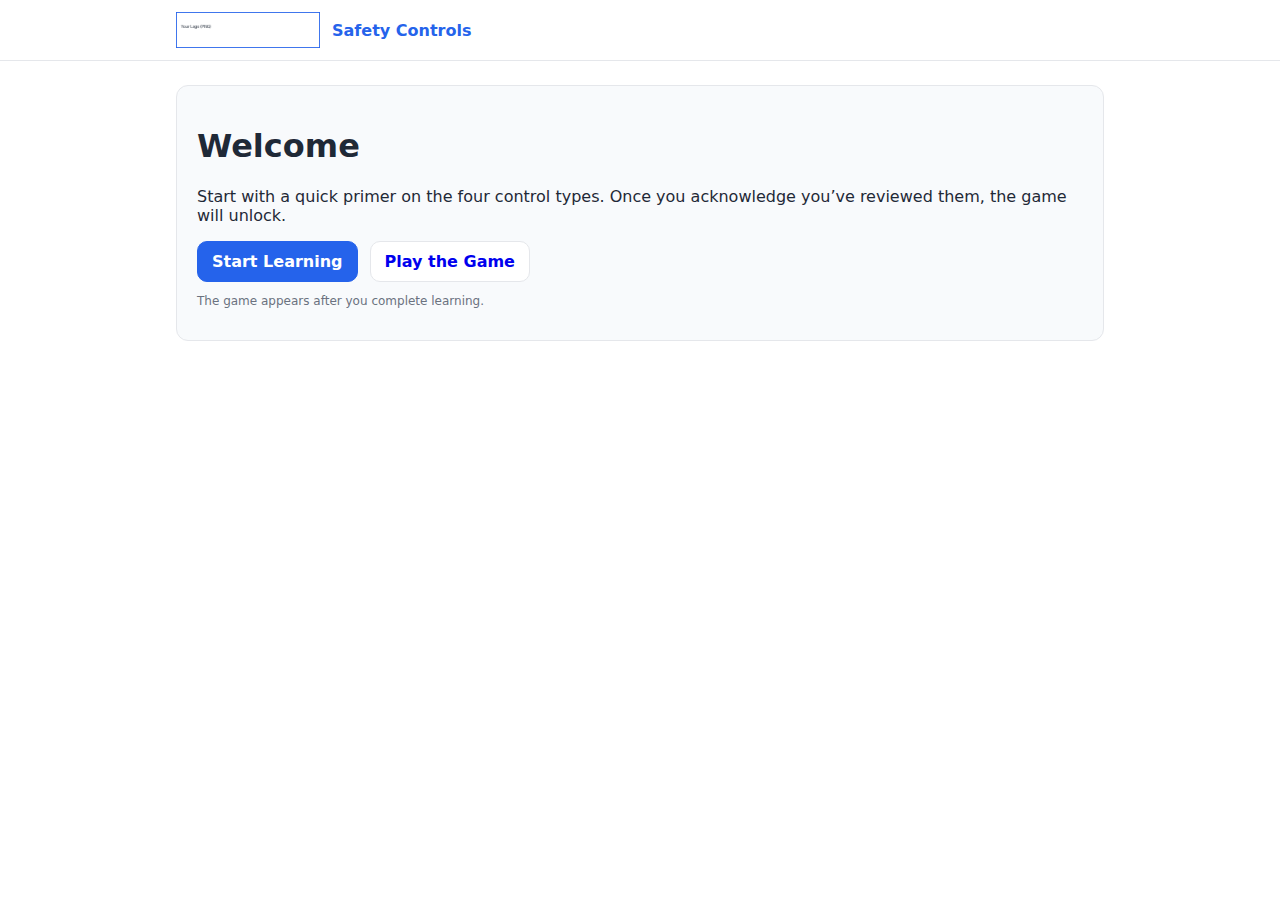
<file: index.html>
<!DOCTYPE html>
<html lang="en">
<head>
  <meta charset="utf-8" />
  <meta name="viewport" content="width=device-width, initial-scale=1" />
  <title>Safety Controls — Home</title>
  <link rel="stylesheet" href="./home.css" />
  <script>
    document.addEventListener('DOMContentLoaded', function(){
      const play = document.getElementById('playBtn');
      const note = document.getElementById('gateNote');
      const done = !!localStorage.getItem('learningCompleted');
      play.hidden = !done;
      note.hidden = done;
    });
  </script>
</head>
<body>
  <header class="header">
    <div class="header__inner">
      <img src="./assets/images/logo.png" alt="Logo" class="logo" onerror="this.style.display='none'">
      <div class="brand">Safety Controls</div>
    </div>
  </header>

  <main class="main">
    <div class="card">
      <h1>Welcome</h1>
      <p>Start with a quick primer on the four control types. Once you acknowledge you’ve reviewed them, the game will unlock.</p>
      <div class="stack">
        <a class="btn primary" href="./learn/index.html">Start Learning</a>
        <a id="playBtn" class="btn" href="./game/index.html" hidden>Play the Game</a>
      </div>
      <p id="gateNote" class="small">The game appears after you complete learning.</p>
    </div>
  </main>
</body>
</html>
</file>
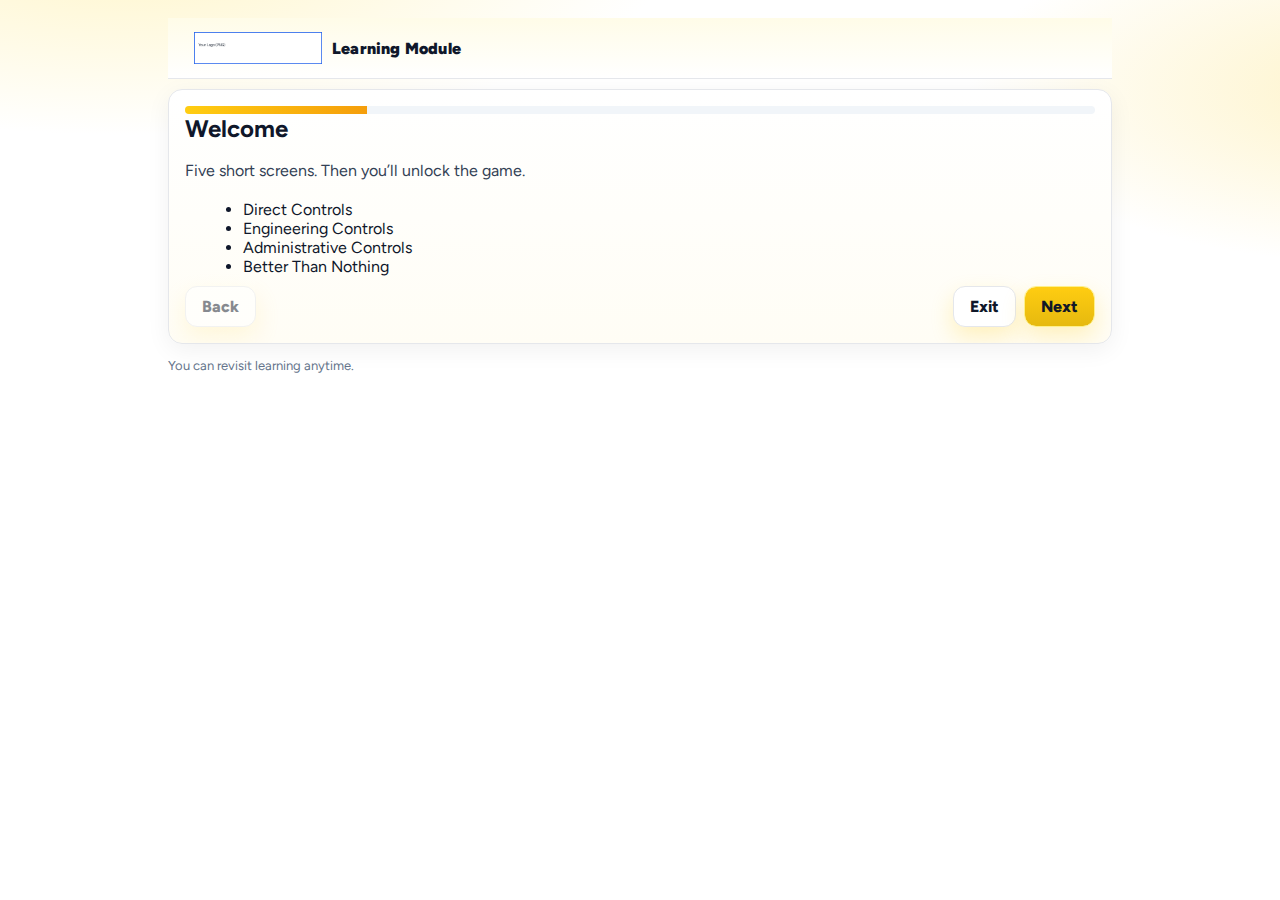
<file: game/index.html>
<!doctype html>
<html lang="en">
<head>
  <meta charset="utf-8"/>
  <meta name="viewport" content="width=device-width, initial-scale=1"/>
  <title>Game — Safety Controls</title>
  <link href="https://fonts.googleapis.com/css2?family=Figtree:wght@400;600;800;900&family=Nunito:wght@500;700;800&display=swap" rel="stylesheet"/>
  <link rel="stylesheet" href="../assets/css/styles.css?v=3"/>
</head>
<body>
  <div class="container">
    <div class="header compact">
      <div class="logo">
        <img src="../assets/images/logo.png" alt="Progress Rail" class="logo-img" onerror="this.style.display='none'">
        <div>Scenario Game</div>
      </div>
      <div class="row" style="gap:8px">
        <a class="btn ghost" href="../learn/index.html" id="backToLearnBtn">Back to Learning</a>
        <div class="badge" id="scoreBadge">0 / 0</div>
      </div>
    </div>

    <div class="panel" id="quizPanel">
      <div class="grid">
        <div class="tag" id="qProgress">Question 1</div>
        <h1 class="h2" id="qText">Question text...</h1>
        <div id="media" class="media"></div>

        <div class="p">Select all that apply:</div>
        <div class="options" id="options"></div>

        <div style="display:flex;gap:8px;margin-top:6px">
          <button class="btn" id="submitBtn">Submit</button>
          <button class="btn secondary" id="nextBtn" hidden>Next</button>
        </div>

        <div id="feedback"></div>
      </div>
    </div>

    <div class="panel result" id="resultPanel" hidden>
      <div class="scoreline" id="scoreLine">Score 0/0 (0%)</div>
      <div class="title" id="funTitle">Control Captain</div>
      <div class="comment" id="funComment">Great job!</div>
      <div style="display:flex;gap:8px;margin-top:8px">
        <button class="btn" id="playAgainBtn">Play Again</button>
        <a class="btn ghost" href="../learn/index.html">Revisit Learning</a>
      </div>
    </div>

    <div class="footer">Next appears only after you submit.</div>
  </div>

  <script>
    if(!localStorage.getItem('learningCompleted')){ location.replace('../learn/index.html'); }
  </script>
  <script src="questions.js?v=3"></script>
  <script src="game.js?v=3"></script>
</body>
</html>
</file>
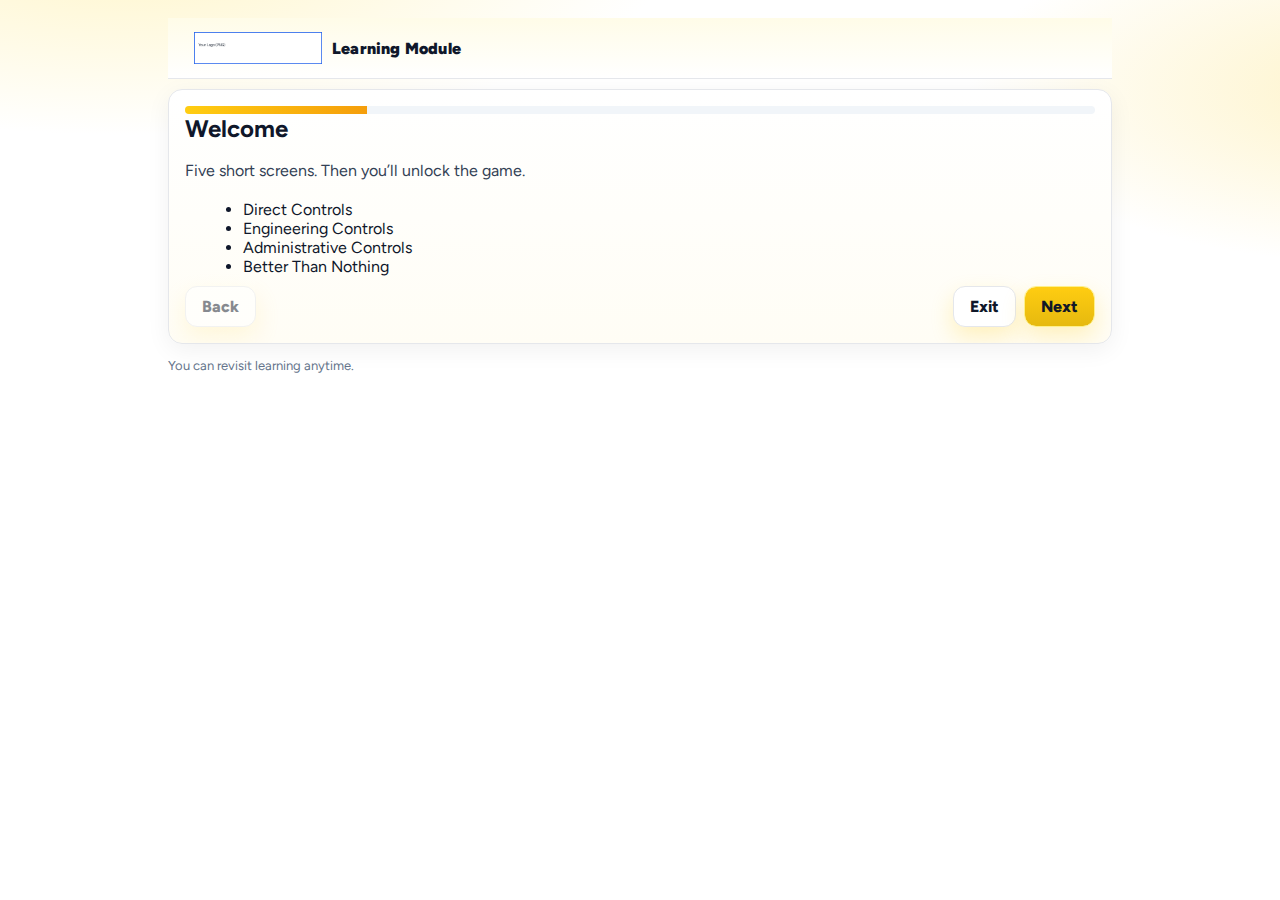
<file: learn/index.html>
<!doctype html>
<html lang="en">
<head>
  <meta charset="utf-8"/>
  <meta name="viewport" content="width=device-width, initial-scale=1"/>
  <title>Learn — Safety Controls</title>
  <link href="https://fonts.googleapis.com/css2?family=Figtree:wght@400;600;800;900&family=Nunito:wght@500;700;800&display=swap" rel="stylesheet"/>
  <link rel="stylesheet" href="../assets/css/styles.css"/>
  <link rel="stylesheet" href="learn.css"/>
</head>
<body>
  <div class="container">
    <div class="header compact">
      <div class="logo">
        <img src="../assets/images/logo.png" alt="Progress Rail" class="logo-img" onerror="this.style.display='none'">
        <div>Learning Module</div>
      </div>
      
    </div>

    <div class="panel">
      <div class="progress"><div id="bar"></div></div>

      <section class="slide" data-index="0">
        <h1 class="h2">Welcome</h1>
        <p class="p">Five short screens. Then you’ll unlock the game.</p>
        <ul>
          <li>Direct Controls</li>
          <li>Engineering Controls</li>
          <li>Administrative Controls</li>
          <li>Better Than Nothing</li>
        </ul>
      </section>

      <section class="slide" data-index="1" hidden>
        <h2 class="h2">Direct Controls</h2>
        <p class="p">Immediate actions to manage risk (seatbelt, spotter, wearing PPE correctly).</p>
        <div class="alert">Pros: Instant. Cons: Relies on behavior.</div>
      </section>

      <section class="slide" data-index="2" hidden>
        <h2 class="h2">Engineering Controls</h2>
        <p class="p">Design features that remove or reduce the hazard (guards, interlocks, lane‑keep assist).</p>
        <div class="alert">Pros: Reliable. Cons: May require investment.</div>
      </section>

      <section class="slide" data-index="3" hidden>
        <h2 class="h2">Administrative Controls</h2>
        <p class="p">Procedures/training that influence how work is done (signage, SOPs, checklists).</p>
        <div class="alert">Pros: Scalable. Cons: Requires adherence.</div>
      </section>

      <section class="slide" data-index="4" hidden>
        <h2 class="h2">Better Than Nothing</h2>
        <p class="p">Not ideal, but improves awareness when higher‑order controls aren’t available.</p>
        <div class="alert" style="background:#fff8db;border-color:#fde68a">Aim for the strongest control available. Better Than Nothing is a last resort.</div>
        <hr/>
        <label style="display:flex;align-items:center;gap:8px"><input type="checkbox" id="ack"/> I’ve reviewed and understand these control types.</label>
      </section>

      <div class="nav">
        <button id="prevBtn" class="btn ghost" type="button">Back</button>
        <div style="flex:1"></div>
        <a class="btn ghost" href="../index.html">Exit</a>
        <button id="nextBtn" class="btn" type="button">Next</button>
        <a class="btn" id="startGameBtn" href="../game/index.html" hidden>Play the Game</a>
      </div>
    </div>

    <div class="footer">You can revisit learning anytime.</div>
  </div>
  <script src="learn.js"></script>
</body>
</html>
</file>
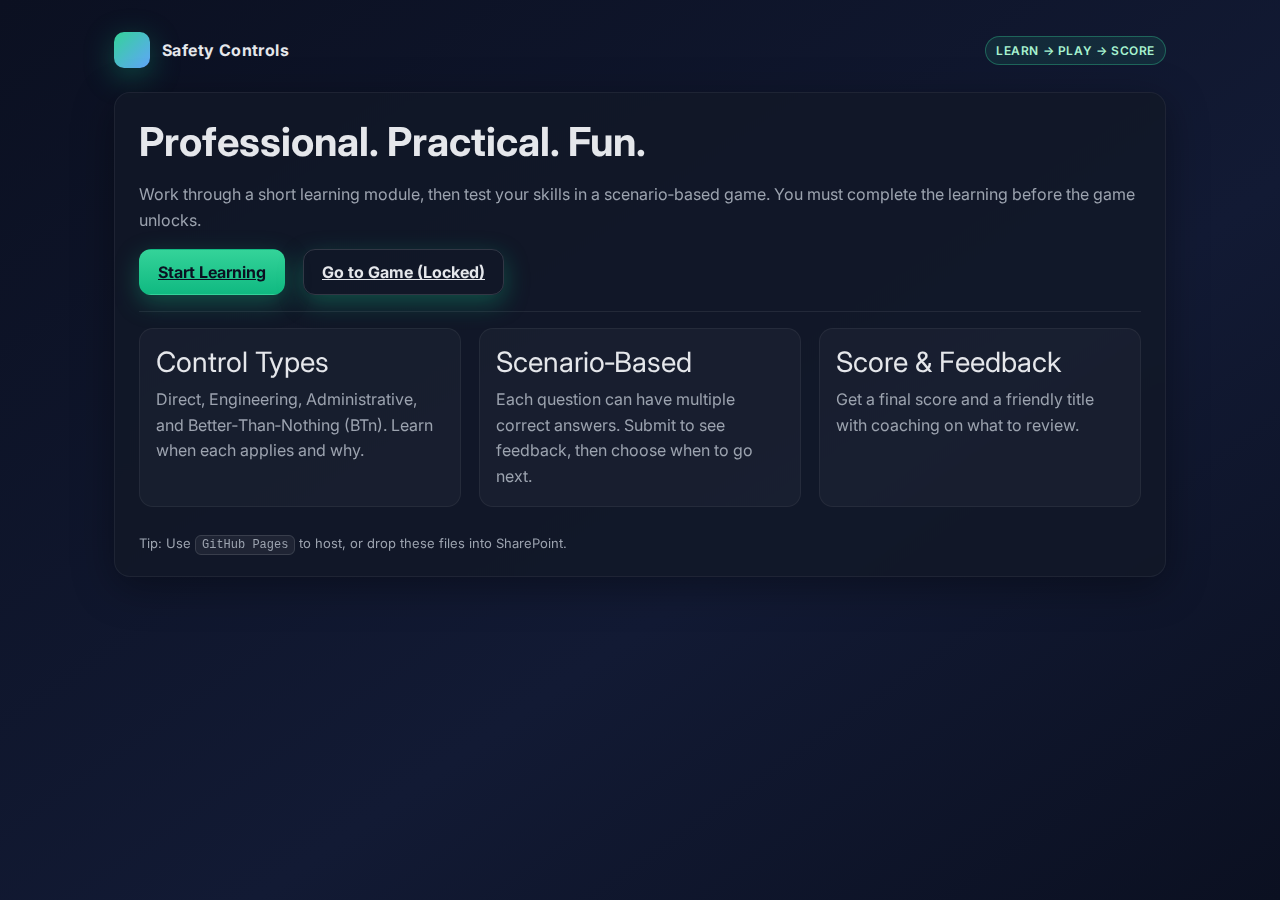
<file: safety-game/index.html>
<!doctype html>
<html lang="en">
<head>
  <meta charset="utf-8"/>
  <meta name="viewport" content="width=device-width, initial-scale=1"/>
  <title>Safety Controls — Training & Game</title>
  <link href="https://fonts.googleapis.com/css2?family=Inter:wght@400;600;700;800&display=swap" rel="stylesheet"/>
  <link rel="stylesheet" href="assets/css/styles.css"/>
</head>
<body>
  <div class="container">
    <div class="header">
      <div class="logo"><div class="mark"></div><div>Safety Controls</div></div>
      <div class="badge">Learn → Play → Score</div>
    </div>

    <div class="panel">
      <h1 class="h1">Professional. Practical. Fun.</h1>
      <p class="p">Work through a short learning module, then test your skills in a scenario‑based game. You must complete the learning before the game unlocks.</p>
      <div class="row" style="margin-top:16px">
        <a class="btn" href="learn/index.html">Start Learning</a>
        <a class="btn secondary" href="game/index.html">Go to Game (Locked)</a>
      </div>
      <hr/>
      <div class="row">
        <div class="col card">
          <div class="h2">Control Types</div>
          <div class="p">Direct, Engineering, Administrative, and Better‑Than‑Nothing (BTn). Learn when each applies and why.</div>
        </div>
        <div class="col card">
          <div class="h2">Scenario‑Based</div>
          <div class="p">Each question can have multiple correct answers. Submit to see feedback, then choose when to go next.</div>
        </div>
        <div class="col card">
          <div class="h2">Score & Feedback</div>
          <div class="p">Get a final score and a friendly title with coaching on what to review.</div>
        </div>
      </div>
      <div class="footer">Tip: Use <span class="kbd">GitHub Pages</span> to host, or drop these files into SharePoint.</div>
    </div>
  </div>
  <script>
    // Update the "Go to Game" button label if learning is completed
    const done = localStorage.getItem('learningCompleted');
    if(done){
      const link = document.querySelector('a[href="game/index.html"]');
      link.textContent = 'Go to Game';
    }
  </script>
</body>
</html>
</file>
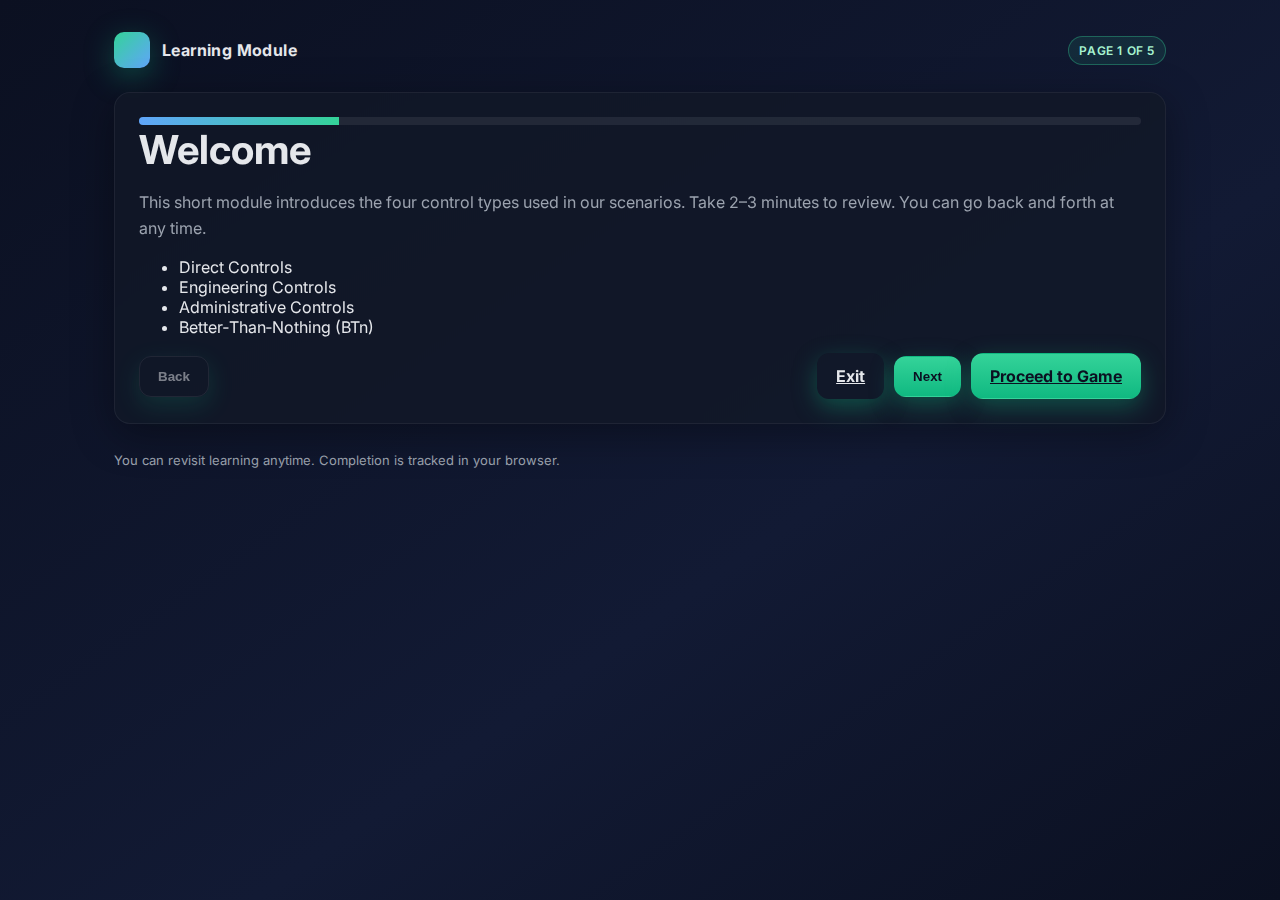
<file: safety-game/game/index.html>
<!doctype html>
<html lang="en">
<head>
  <meta charset="utf-8"/>
  <meta name="viewport" content="width=device-width, initial-scale=1"/>
  <title>Game — Safety Controls</title>
  <link href="https://fonts.googleapis.com/css2?family=Inter:wght@400;600;700;800&display=swap" rel="stylesheet"/>
  <link rel="stylesheet" href="../assets/css/styles.css"/>
</head>
<body>
  <div class="container">
    <div class="header">
      <div class="logo"><div class="mark"></div><div>Scenario Game</div></div>
      <div class="badge" id="scoreBadge">Score 0 / 0</div>
    </div>

    <div class="panel" id="quizPanel">
      <div class="grid">
        <div class="tag" id="qProgress">Question 1</div>
        <h1 class="h2" id="qText">Question text...</h1>
        <div id="media"></div>
        <div class="p">Select all that apply:</div>
        <div class="options" id="options"></div>
        <div style="display:flex;gap:10px;margin-top:10px">
          <button class="btn" id="submitBtn">Submit</button>
          <button class="btn secondary" id="nextBtn" hidden>Next</button>
          <button class="btn ghost" id="restartBtn" hidden>Try Again</button>
        </div>
        <div id="feedback"></div>
      </div>
    </div>

    <div class="panel result" id="resultPanel" hidden>
      <div class="score-bubble" id="finalScore">0%</div>
      <div class="h2" id="title"></div>
      <p class="p" id="summary"></p>
      <div style="display:flex;gap:10px">
        <button class="btn" onclick="location.href='index.html'" disabled>Review (coming soon)</button>
        <button class="btn" id="playAgainBtn">Play Again</button>
        <a class="btn secondary" href="../learn/index.html">Revisit Learning</a>
      </div>
    </div>

    <div class="footer">Next only appears after you submit. No auto‑advance.</div>
  </div>

  <script>
    // Gatekeeping: require learning completion
    if(!localStorage.getItem('learningCompleted')){
      location.replace('../learn/index.html');
    }
  </script>
  <script src="questions.js"></script>
  <script src="game.js"></script>
</body>
</html>
</file>
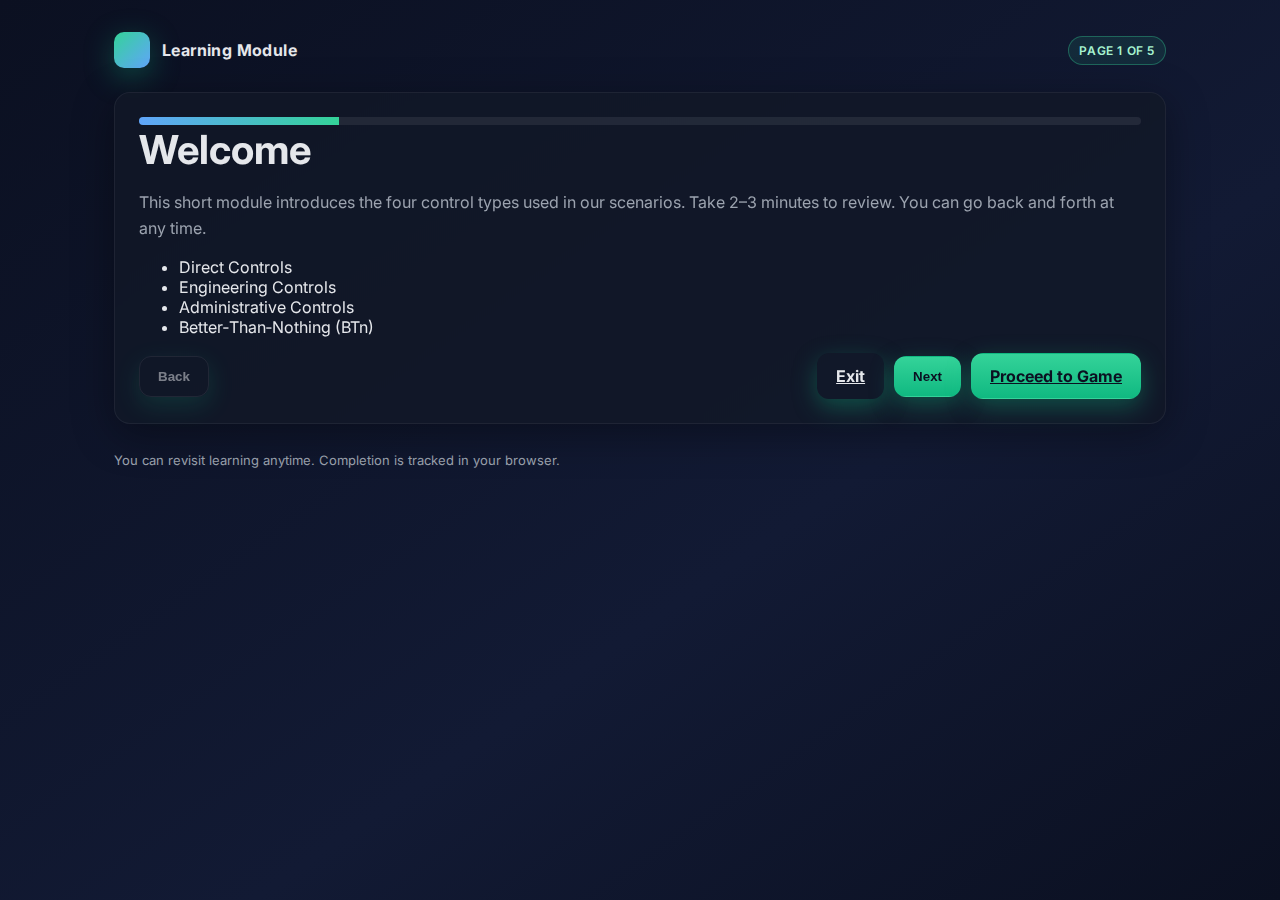
<file: safety-game/learn/index.html>
<!doctype html>
<html lang="en">
<head>
  <meta charset="utf-8"/>
  <meta name="viewport" content="width=device-width, initial-scale=1"/>
  <title>Learn — Safety Controls</title>
  <link href="https://fonts.googleapis.com/css2?family=Inter:wght@400;600;700;800&display=swap" rel="stylesheet"/>
  <link rel="stylesheet" href="../assets/css/styles.css"/>
  <link rel="stylesheet" href="learn.css"/>
</head>
<body>
  <div class="container">
    <div class="header">
      <div class="logo"><div class="mark"></div><div>Learning Module</div></div>
      <div class="badge" id="progressBadge">Page 1 of 5</div>
    </div>

    <div class="panel">
      <div class="progress"><div id="bar"></div></div>

      <section class="slide" data-index="0">
        <h1 class="h1">Welcome</h1>
        <p class="p">This short module introduces the four control types used in our scenarios. Take 2–3 minutes to review. You can go back and forth at any time.</p>
        <ul>
          <li>Direct Controls</li>
          <li>Engineering Controls</li>
          <li>Administrative Controls</li>
          <li>Better‑Than‑Nothing (BTn)</li>
        </ul>
      </section>

      <section class="slide" data-index="1" hidden>
        <h2 class="h2">Direct Controls</h2>
        <p class="p">Actions an individual takes right now to manage risk. Examples: fastening a seatbelt, using a spotter, wearing PPE correctly.</p>
        <div class="alert">Pros: Immediate impact. Cons: Depends on behavior and consistency.</div>
      </section>

      <section class="slide" data-index="2" hidden>
        <h2 class="h2">Engineering Controls</h2>
        <p class="p">Built‑in design features that remove or reduce the hazard. Examples: machine guards, interlocks, lane‑keep assist, airbags.</p>
        <div class="alert">Pros: Reliable and consistent. Cons: May require investment or design changes.</div>
      </section>

      <section class="slide" data-index="3" hidden>
        <h2 class="h2">Administrative Controls</h2>
        <p class="p">Policies, procedures, and training that influence how work is performed. Examples: signage, SOPs, checklists, time‑out protocols.</p>
        <div class="alert">Pros: Scalable and teachable. Cons: Less effective than engineering; relies on adherence.</div>
      </section>

      <section class="slide" data-index="4" hidden>
        <h2 class="h2">Better‑Than‑Nothing (BTn)</h2>
        <p class="p">Not ideal, but improves awareness or provides a minimal layer of protection. Use BTn when higher‑order controls aren’t available.</p>
        <div class="alert warn">Remember: Aim for the most effective control available. BTn is a last resort.</div>
        <hr/>
        <label style="display:flex;align-items:center;gap:8px"><input type="checkbox" id="ack"/> I’ve reviewed and understand these control types.</label>
      </section>

      <div class="nav">
        <button class="btn secondary" id="prevBtn">Back</button>
        <div style="flex:1"></div>
        <a class="btn ghost" href="../index.html">Exit</a>
        <button class="btn" id="nextBtn">Next</button>
        <a class="btn" id="startGameBtn" href="../game/index.html" hidden>Proceed to Game</a>
      </div>
    </div>

    <div class="footer">You can revisit learning anytime. Completion is tracked in your browser.</div>
  </div>
  <script src="learn.js"></script>
</body>
</html>
</file>
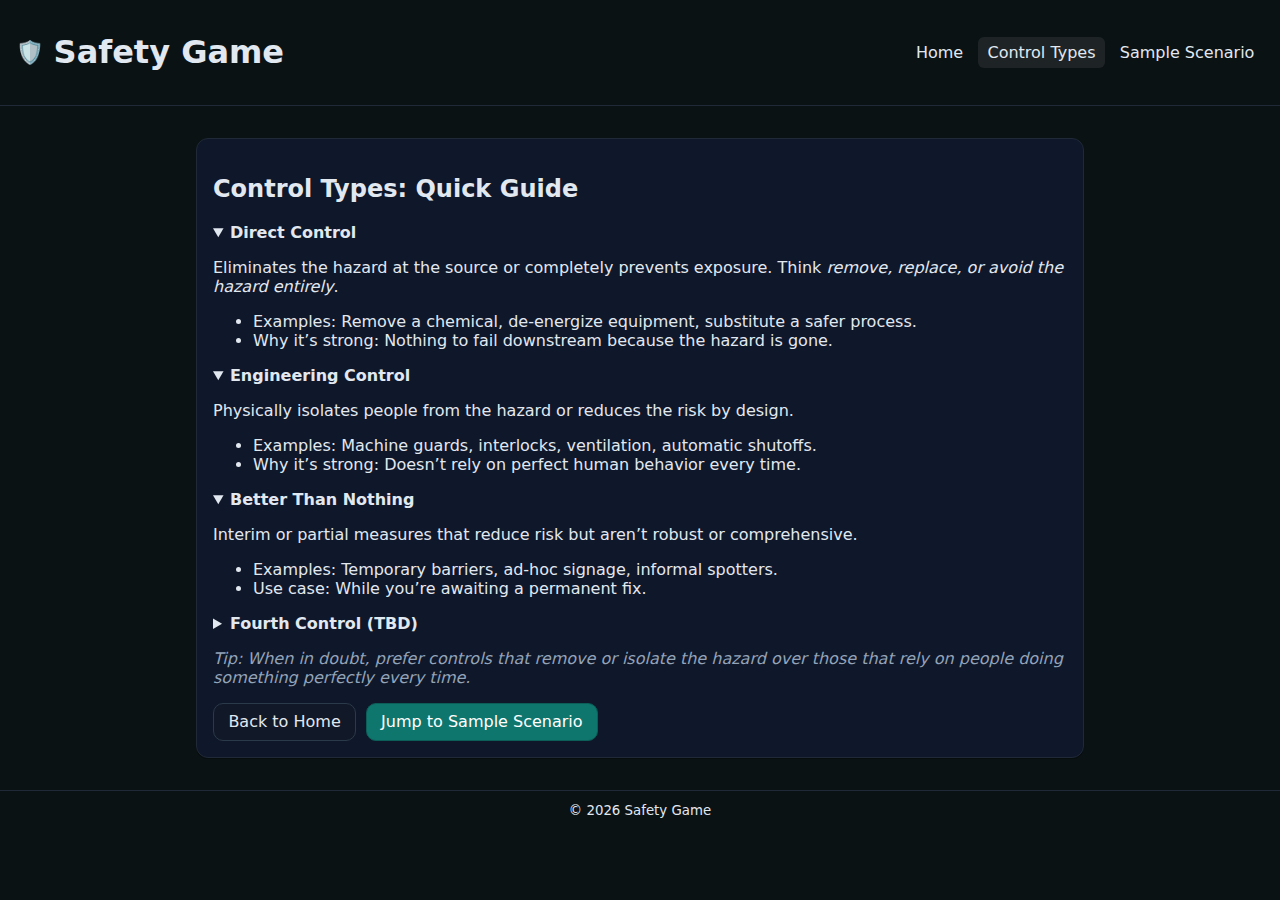
<file: safety-game/intro.html>
<!doctype html>
<html lang="en">
<head>
  <meta charset="utf-8" />
  <meta name="viewport" content="width=device-width, initial-scale=1" />
  <title>Control Types – Safety Game</title>
  <link rel="manifest" href="./manifest.webmanifest">
  <meta name="theme-color" content="#0f766e"/>
  <link rel="icon" href="./assets/images/icons/icon-192.png" sizes="192x192">
  <link rel="stylesheet" href="./css/styles.css">
  <script defer src="./js/app.js"></script>
</head>
<body>
  <header class="site-header">
    <div class="brand"><span class="logo" aria-hidden="true">🛡️</span><h1>Safety Game</h1></div>
    <nav aria-label="Main">
      <a href="./index.html">Home</a>
      <a href="./intro.html" aria-current="page">Control Types</a>
      <a href="./scenarios/scenario-01.html">Sample Scenario</a>
    </nav>
  </header>

  <main class="container">
    <article class="card">
      <h2>Control Types: Quick Guide</h2>
      <details open>
        <summary><strong>Direct Control</strong></summary>
        <p>Eliminates the hazard at the source or completely prevents exposure. Think <em>remove, replace, or avoid the hazard entirely</em>.</p>
        <ul>
          <li>Examples: Remove a chemical, de-energize equipment, substitute a safer process.</li>
          <li>Why it’s strong: Nothing to fail downstream because the hazard is gone.</li>
        </ul>
      </details>

      <details open>
        <summary><strong>Engineering Control</strong></summary>
        <p>Physically isolates people from the hazard or reduces the risk by design.</p>
        <ul>
          <li>Examples: Machine guards, interlocks, ventilation, automatic shutoffs.</li>
          <li>Why it’s strong: Doesn’t rely on perfect human behavior every time.</li>
        </ul>
      </details>

      <details open>
        <summary><strong>Better Than Nothing</strong></summary>
        <p>Interim or partial measures that reduce risk but aren’t robust or comprehensive.</p>
        <ul>
          <li>Examples: Temporary barriers, ad-hoc signage, informal spotters.</li>
          <li>Use case: While you’re awaiting a permanent fix.</li>
        </ul>
      </details>

      <details>
        <summary><strong>Fourth Control (TBD)</strong></summary>
        <p>Placeholder for your fourth category. Once confirmed, update the label and description in <code>intro.html</code> and any scenario data.</p>
      </details>

      <p class="note">Tip: When in doubt, prefer controls that remove or isolate the hazard over those that rely on people doing something perfectly every time.</p>
      <div class="cta-row">
        <a class="btn" href="./index.html">Back to Home</a>
        <a class="btn primary" href="./scenarios/scenario-01.html">Jump to Sample Scenario</a>
      </div>
    </article>
  </main>

  <footer class="site-footer">
    <small>&copy; <span id="year"></span> Safety Game</small>
  </footer>
  <script defer src="./js/sw-register.js"></script>
</body>
</html>
</file>
<file: home.css>
:root{--bg:#ffffff;--fg:#1f2937;--muted:#6b7280;--brand:#2563eb;--border:#e5e7eb;--card:#f8fafc}
*{box-sizing:border-box}
body{margin:0;font-family:system-ui,-apple-system,Segoe UI,Roboto,Inter,Ubuntu,Calibri,Arial,sans-serif;background:var(--bg);color:var(--fg)}
.header{position:sticky;top:0;background:#fff;border-bottom:1px solid var(--border)}
.header__inner{max-width:960px;margin:0 auto;display:flex;align-items:center;gap:12px;padding:12px 16px}
.logo{height:36px;width:auto}
.brand{font-weight:800;color:var(--brand)}
.main{max-width:960px;margin:0 auto;padding:24px 16px}
.card{background:var(--card);border:1px solid var(--border);border-radius:12px;padding:20px}
.btn{appearance:none;border:1px solid var(--border);background:#fff;border-radius:10px;padding:10px 14px;font-weight:600;cursor:pointer;text-decoration:none;display:inline-block}
.btn.primary{background:var(--brand);border-color:var(--brand);color:#fff}
.stack{display:flex;gap:12px;flex-wrap:wrap}
.small{color:var(--muted);font-size:12px}
</file>
<file: assets/css/styles.css>
:root{
  --bg:#ffffff;
  --ink:#0f172a;
  --ink-2:#334155;
  --line:#e5e7eb;
  --brand:#FFCD11;
  --brand-600:#e6b90f;
  --accent:#0ea5e9;
  --good:#16a34a;
  --bad:#ef4444;
}

/* ensure anything marked hidden is really hidden */
[hidden]{display:none !important}

*{box-sizing:border-box}
html,body{height:100%}
body{
  margin:0;
  font-family:'Figtree','Nunito',system-ui,-apple-system,Segoe UI,Roboto,Helvetica,Arial,sans-serif;
  color:var(--ink);
  background:
    radial-gradient(900px 300px at 10% -5%, #fff6cc 0%, transparent 60%),
    radial-gradient(800px 320px at 110% 10%, #fef3c7 0%, transparent 55%),
    var(--bg);
}
.container{max-width:980px;margin:0 auto;padding:18px}
.header{display:flex;align-items:center;justify-content:space-between;margin:4px 0 14px}
.logo{display:flex;align-items:center;gap:10px;font-weight:900;letter-spacing:.2px}
.logo .logo-img{height:36px;width:auto}
.badge{display:inline-flex;align-items:center;gap:6px;background:#fffaf0;color:#7c2d12;border:1px solid #fde68a;padding:6px 10px;border-radius:999px;font-weight:800;font-size:12px}
.panel{background:linear-gradient(180deg,#ffffff,#fffdf5);border:1px solid var(--line);border-radius:14px;padding:16px;box-shadow:0 6px 24px rgba(0,0,0,.06)}
.h1{font-size:clamp(26px,4vw,36px);margin:0 0 6px}
.h2{font-size:clamp(20px,3vw,24px);margin:0 0 4px}
.p{color:var(--ink-2);line-height:1.55}
.row{display:flex;gap:12px;flex-wrap:wrap}
.col{flex:1 1 260px}
.btn{display:inline-flex;align-items:center;justify-content:center;gap:8px;padding:10px 16px;border-radius:12px;border:1px solid #fef08a;font-weight:800;cursor:pointer;text-decoration:none;color:#111827;background:linear-gradient(180deg,var(--brand), var(--brand-600));box-shadow:0 10px 22px rgba(255,205,17,.28), inset 0 1px 0 rgba(255,255,255,.7);transition:transform .06s ease, box-shadow .2s ease, filter .2s ease}
.btn:hover{transform:translateY(-1px); filter:brightness(1.02)}
.btn.secondary{font-weight:800;background:linear-gradient(180deg,#e0f2fe,#bae6fd);border-color:#bae6fd}
.btn.ghost{background:#ffffff;color:var(--ink);border:1px solid var(--line)}
.btn[disabled]{opacity:.5;cursor:not-allowed}

/* === Global button normalization so <button class="btn"> == <a class="btn"> === */

/* Keep anchors and buttons on the same typographic baseline */
.btn {
  font-family: inherit;   /* use the site font */
  font-size: inherit;     /* use the page's base size */
  line-height: 1.2;       /* consistent text box height */
  vertical-align: middle; /* helps inline alignment in mixed contexts */
}

/* Neutralize native button styling without clobbering .btn's font-weight (800) */
button.btn {
  -webkit-appearance: none;
  appearance: none;
  background-clip: padding-box;
  margin: 0;              /* some browsers add default margins to <button> */
  /* Optional: If iOS/Safari compresses the vertical box slightly, un-comment: */
  /* padding-top: 10px; */
  /* padding-bottom: 10px; */
}



.btn {
  box-shadow: 0 10px 22px rgba(255,205,17,.24); /* no inset */
}



.card{background:#ffffff;border:1px solid var(--line);border-radius:12px;padding:10px}
.kbd{font-family:ui-monospace,SFMono-Regular,Menlo,Monaco,Consolas,'Liberation Mono','Courier New',monospace;font-size:12px;padding:2px 6px;border-radius:6px;background:#f1f5f9;border:1px solid var(--line)}
.footer{margin-top:14px;color:#64748b;font-size:13px}
hr{border:none;border-top:1px solid var(--line);margin:10px 0}
.progress{height:8px;background:#f1f5f9;border-radius:999px;overflow:hidden}
.progress>div{height:100%;background:linear-gradient(90deg,var(--brand), #f59e0b);width:0}
.tag{display:inline-flex;align-items:center;gap:6px;padding:6px 10px;border-radius:999px;border:1px solid var(--line);font-size:12px}
.tag.good{background:#ecfdf5;border-color:#bbf7d0;color:#065f46}
.tag.bad{background:#fee2e2;border-color:#fecaca;color:#7f1d1d}
.grid{display:grid;gap:10px}
.options{display:grid;grid-template-columns:repeat(auto-fit,minmax(220px,1fr));gap:10px;margin-top:6px}
.option{display:flex;align-items:flex-start;gap:10px;padding:10px;border-radius:12px;border:1px solid var(--line);background:#ffffff;cursor:pointer}
.option input{margin-top:4px}
.result{display:flex;flex-direction:column;align-items:center;gap:10px;padding:20px}
.scoreline{color:var(--ink-2);font-size:14px}
.title{font-size:28px;font-weight:900}
.comment{color:#0f172a}


.media video,.media img{max-width:100%;border-radius:12px;border:1px solid var(--line);max-height:340px;object-fit:cover}
.media-video {
  pointer-events: none; 
  display: block;
  max-width: 100%;
  height: auto;
}
.media-video::-webkit-media-controls-enclosure {
  display: none !important;
}
.header.compact{position:sticky;top:0;background:linear-gradient(180deg,#fffce8,#ffffff);padding:10px 0;margin:0 0 10px;z-index:2;border-bottom:1px solid var(--line)}
/* === Logo breathing room + responsive size === */

/* Add side padding so the header content isn't crammed against the edges */
.header,
.header.compact {
  padding-inline: 16px;               /* left & right */
}

/* Shrink the logo a touch and keep it responsive */
.logo .logo-img {
  height: clamp(24px, 5vw, 32px);     /* was 36px */
  width: auto;
}

/* Add a little internal cushion around the logo hit-area */
.logo {
  padding: 4px 10px;
  margin-right: 12px;                 /* space between logo and next item */
}

/* Tune for small phones */
@media (max-width: 480px) {
  .header,
  .header.compact { padding-inline: 14px; }

  .logo .logo-img { height: 26px; }

  .logo { padding: 3px 8px; margin-right: 10px; }
}

/* Optional (iPhone safe-areas): keep clear of notches/rounded corners */
@supports (padding: max(0px)) {
  .header,
  .header.compact {
    padding-left: max(16px, env(safe-area-inset-left));
    padding-right: max(16px, env(safe-area-inset-right));
  }
}
/* --- Subtle shake for invalid submit clicks --- */
@keyframes btn-shake {
  0%, 100% { transform: translateX(0); }
  20%      { transform: translateX(-4px); }
  40%      { transform: translateX(4px); }
  60%      { transform: translateX(-3px); }
  80%      { transform: translateX(3px); }
}

/* Works whether your button has class="btn" or not */
#submitBtn.btn-shake,
.btn.btn-shake {
  animation: btn-shake 260ms ease;
  will-change: transform;
}

/* Respect reduced-motion preferences */
@media (prefers-reduced-motion: reduce) {
  #submitBtn.btn-shake,
  .btn.btn-shake {
    animation: none;
  }
}


/* --- Hotfix: keep game media and choices inside the panel --- */

/* Apply media sizing whether the container is #media or .media,
   and also to videos we mark with .media-video */
#media video, #media img,
.media video, .media img,
.media-video {
  max-width: 100%;
  height: auto;
  max-height: 340px;
  object-fit: cover;
  border-radius: 12px;
  border: 1px solid var(--line);
}

/* If anything still overflows due to large content, clip inside the panel */
.panel { overflow: hidden; }

@media (max-width:640px){.container{padding:12px}}
</file>
<file: learn/learn.css>
.nav{display:flex;align-items:center;gap:8px;margin-top:10px}
.slide ul{margin:6px 0 0 18px}
</file>
<file: safety-game/assets/css/styles.css>
:root{
  --bg:#0f172a;           /* slate-900 */
  --panel:#111827;        /* gray-900 */
  --ink:#e5e7eb;          /* gray-200 */
  --muted:#9ca3af;        /* gray-400 */
  --brand:#34d399;        /* emerald-400 */
  --brand-strong:#10b981; /* emerald-500 */
  --accent:#60a5fa;       /* blue-400 */
  --danger:#f43f5e;       /* rose-500 */
  --warning:#f59e0b;      /* amber-500 */
}
*{box-sizing:border-box}
html,body{height:100%}
body{
  margin:0; font-family: Inter,system-ui,-apple-system,Segoe UI,Roboto,Helvetica,Arial,sans-serif;
  color:var(--ink); background:linear-gradient(145deg,#0b1021 0%, #121a34 60%, #0b1021 100%);
  -webkit-font-smoothing:antialiased; -moz-osx-font-smoothing:grayscale;
}
.container{max-width:1100px;margin:0 auto;padding:24px}
.header{display:flex;align-items:center;justify-content:space-between;margin:8px 0 24px}
.logo{display:flex;align-items:center;gap:12px;font-weight:700;letter-spacing:0.4px}
.logo .mark{width:36px;height:36px;border-radius:10px;background:linear-gradient(135deg,var(--brand),var(--accent));box-shadow:0 8px 30px rgba(16,185,129,.35)}
.panel{background:rgba(17,24,39,.8);backdrop-filter:blur(6px);border:1px solid rgba(255,255,255,.06);border-radius:16px;padding:24px;box-shadow:0 10px 40px rgba(0,0,0,.35)}
.h1{font-size:clamp(28px,4vw,40px);margin:0 0 10px}
.h2{font-size:clamp(22px,3vw,28px);margin:0 0 8px}
.p{color:var(--muted);line-height:1.6}
.row{display:flex;gap:18px;flex-wrap:wrap}
.col{flex:1 1 260px}
.badge{display:inline-flex;align-items:center;gap:8px;background:rgba(52,211,153,.1);color:#a7f3d0;border:1px solid rgba(52,211,153,.35);padding:6px 10px;border-radius:999px;font-weight:600;font-size:12px;text-transform:uppercase;letter-spacing:.6px}
.btn{display:inline-flex;align-items:center;justify-content:center;gap:10px;padding:12px 18px;border-radius:12px;border:1px solid transparent;font-weight:700;cursor:pointer;color:#0b1021;background:linear-gradient(180deg,#34d399,#10b981);box-shadow:0 8px 24px rgba(16,185,129,.35);transition:transform .06s ease,box-shadow .2s ease}
.btn:hover{transform:translateY(-1px);box-shadow:0 12px 28px rgba(16,185,129,.45)}
.btn.secondary{background:transparent;color:var(--ink);border-color:rgba(255,255,255,.14)}
.btn.ghost{background:transparent;color:var(--ink);border-color:transparent}
.btn[disabled]{opacity:.5;cursor:not-allowed}
.card{background:rgba(255,255,255,.03);border:1px solid rgba(255,255,255,.06);border-radius:14px;padding:16px}
.kbd{font-family: ui-monospace, SFMono-Regular, Menlo, Monaco, Consolas, "Liberation Mono", "Courier New", monospace; font-size:12px; padding:2px 6px; border-radius:6px; background:rgba(255,255,255,.06); border:1px solid rgba(255,255,255,.12);}
.footer{margin-top:28px;color:var(--muted);font-size:13px}
hr{border:none;border-top:1px solid rgba(255,255,255,.08);margin:16px 0}
.progress{height:8px;background:rgba(255,255,255,.08);border-radius:999px;overflow:hidden}
.progress>div{height:100%;background:linear-gradient(90deg,var(--accent),var(--brand));width:0}
.tag{display:inline-flex;align-items:center;gap:8px;padding:6px 10px;border-radius:999px;border:1px solid rgba(255,255,255,.12);font-size:12px;color:var(--ink)}
.tag.good{background:rgba(16,185,129,.12);border-color:rgba(16,185,129,.35);color:#a7f3d0}
.tag.bad{background:rgba(244,63,94,.1);border-color:rgba(244,63,94,.35);color:#fecdd3}
.alert{padding:12px 14px;border-radius:12px;border:1px solid rgba(255,255,255,.12);background:rgba(255,255,255,.04)}
.alert.warn{background:rgba(245,158,11,.1);border-color:rgba(245,158,11,.3);color:#fde68a}
.grid{display:grid;gap:14px}
.options{display:grid;grid-template-columns:repeat(auto-fit,minmax(220px,1fr));gap:12px;margin-top:12px}
.option{display:flex;align-items:flex-start;gap:12px;padding:12px;border-radius:12px;border:1px solid rgba(255,255,255,.12);background:rgba(255,255,255,.03);cursor:pointer}
.option input{margin-top:4px}
.result{display:flex;flex-direction:column;align-items:center;gap:14px;padding:30px}
.score-bubble{font-size:32px;font-weight:800;padding:10px 16px;border-radius:12px;background:linear-gradient(135deg,var(--accent),var(--brand));color:#0b1021}
@media (max-width:640px){.header{flex-direction:column;align-items:flex-start;gap:10px}}
</file>
<file: safety-game/learn/learn.css>
.nav{display:flex;align-items:center;gap:10px;margin-top:16px}
</file>
<file: safety-game/css/styles.css>
:root{
  --bg:#0b1214;
  --card:#0f172a;
  --ink:#e2e8f0;
  --muted:#93a3b8;
  --brand:#0f766e;
  --brand-ink:#052e2b;
  --ok:#16a34a;
  --warn:#f59e0b;
  --err:#ef4444;
}
*{box-sizing:border-box}
html,body{margin:0;padding:0;background:var(--bg);color:var(--ink);font-family:system-ui,-apple-system,Segoe UI,Roboto,Inter,Arial,sans-serif;}
img,video{max-width:100%;height:auto}
.container{width:min(100%,920px);margin-inline:auto;padding:1rem}
.site-header, .site-footer{display:flex;align-items:center;justify-content:space-between;gap:1rem;padding:0.75rem 1rem;border-bottom:1px solid #1f2937;background:#0b1214;position:sticky;top:0;z-index:10}
.site-footer{border-top:1px solid #1f2937;border-bottom:none;position:static}
.brand{display:flex;align-items:center;gap:0.6rem}
.brand .logo{font-size:1.4rem}
nav a{color:var(--ink);text-decoration:none;padding:0.4rem 0.6rem;border-radius:6px}
nav a[aria-current="page"], nav a:hover{background:rgba(255,255,255,0.08)}
.card{background:var(--card);border:1px solid #1f2937;border-radius:12px;padding:1rem;margin:1rem 0;box-shadow:0 1px 0 #0005}
.hero h2{margin-top:0}
.bullets{margin:0.5rem 0 1rem 1.2rem}
.cta-row{display:flex;flex-wrap:wrap;gap:0.6rem;margin-top:0.75rem}
.btn{background:#111827;color:var(--ink);border:1px solid #2b3a4a;border-radius:10px;padding:0.55rem 0.9rem;cursor:pointer;text-decoration:none;display:inline-flex;align-items:center;gap:0.4rem}
.btn.primary{background:var(--brand);border-color:#0b5f58;color:white}
.btn:focus{outline:2px solid #60a5fa;outline-offset:2px}
.btn.disabled{opacity:0.6;pointer-events:none}
.muted{color:var(--muted)}
.note{color:var(--muted);font-style:italic}
.progress{min-height:2.5rem;display:flex;align-items:center}
.video-wrap{border-radius:12px;overflow:hidden;border:1px solid #1f2937}
.quiz fieldset{border:none;padding:0;margin:0}
.quiz legend{font-weight:600;margin-bottom:0.5rem}
.option{display:block;margin:0.5rem 0}
.callout{padding:0.75rem;border-radius:10px;margin-top:0.75rem;border:1px solid transparent}
.callout.success{background:#072410;border-color:#134e26}
.callout.warn{background:#241a07;border-color:#6b4a0b}
.callout.info{background:#071824;border-color:#0a3b54}
.site-footer{justify-content:center}
</file>
